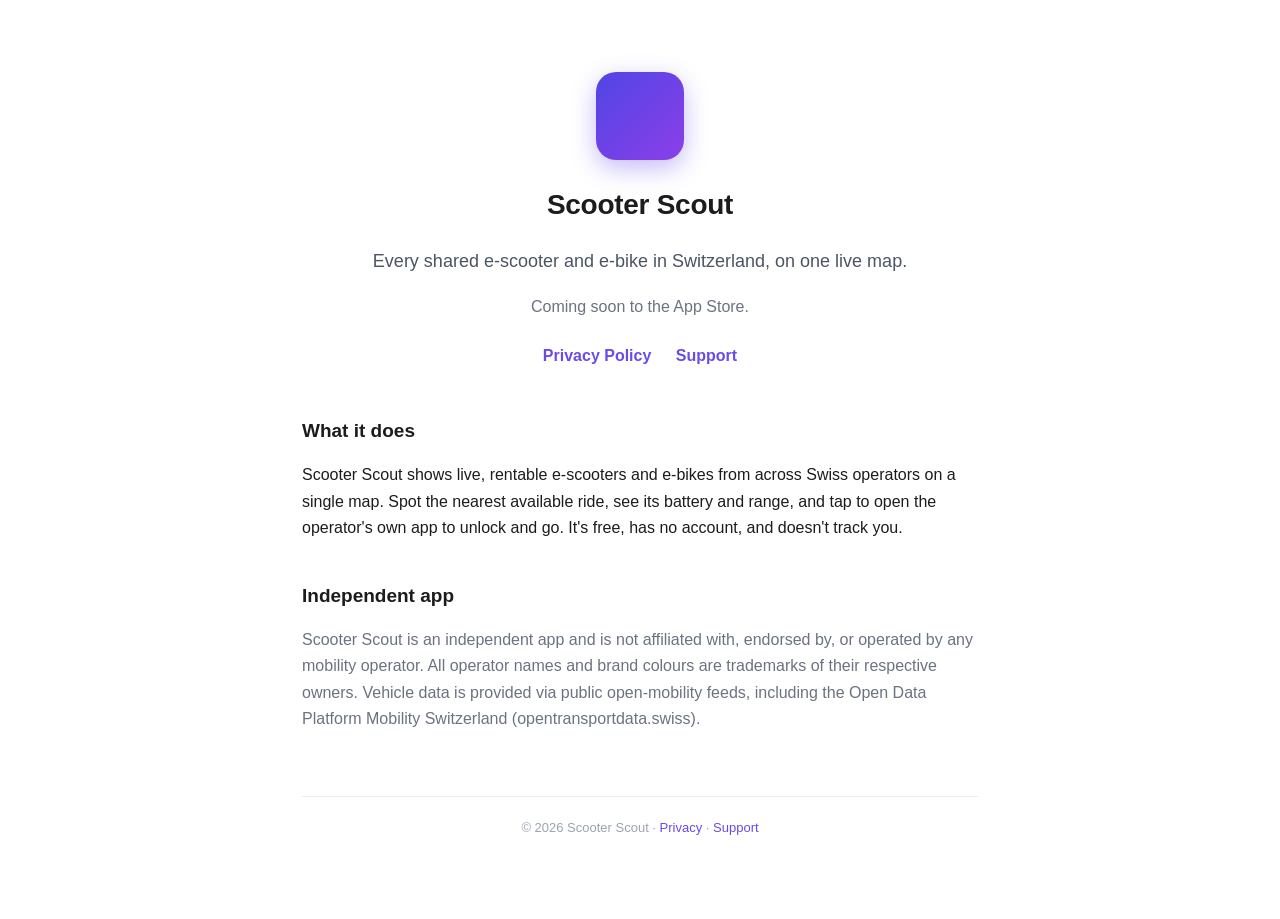
<file: index.html>
<!DOCTYPE html>
<html lang="en">
<head>
  <meta charset="utf-8">
  <meta name="viewport" content="width=device-width, initial-scale=1">
  <title>Scooter Scout</title>
  <link rel="stylesheet" href="style.css">
</head>
<body>
  <div class="wrap">
    <header class="hero">
      <span class="badge" aria-hidden="true"></span>
      <h1>Scooter Scout</h1>
      <p class="lead">Every shared e-scooter and e-bike in Switzerland, on one live map.</p>
      <p class="muted">Coming soon to the App Store.</p>
      <nav class="nav">
        <a href="privacy.html">Privacy Policy</a>
        <a href="support.html">Support</a>
      </nav>
    </header>

    <h2>What it does</h2>
    <p>Scooter Scout shows live, rentable e-scooters and e-bikes from across Swiss
    operators on a single map. Spot the nearest available ride, see its battery and
    range, and tap to open the operator's own app to unlock and go. It's free, has no
    account, and doesn't track you.</p>

    <h2>Independent app</h2>
    <p class="muted">Scooter Scout is an independent app and is not affiliated with,
    endorsed by, or operated by any mobility operator. All operator names and brand
    colours are trademarks of their respective owners. Vehicle data is provided via
    public open-mobility feeds, including the Open Data Platform Mobility Switzerland
    (opentransportdata.swiss).</p>

    <footer>© 2026 Scooter Scout · <a href="privacy.html">Privacy</a> · <a href="support.html">Support</a></footer>
  </div>
</body>
</html>
</file>
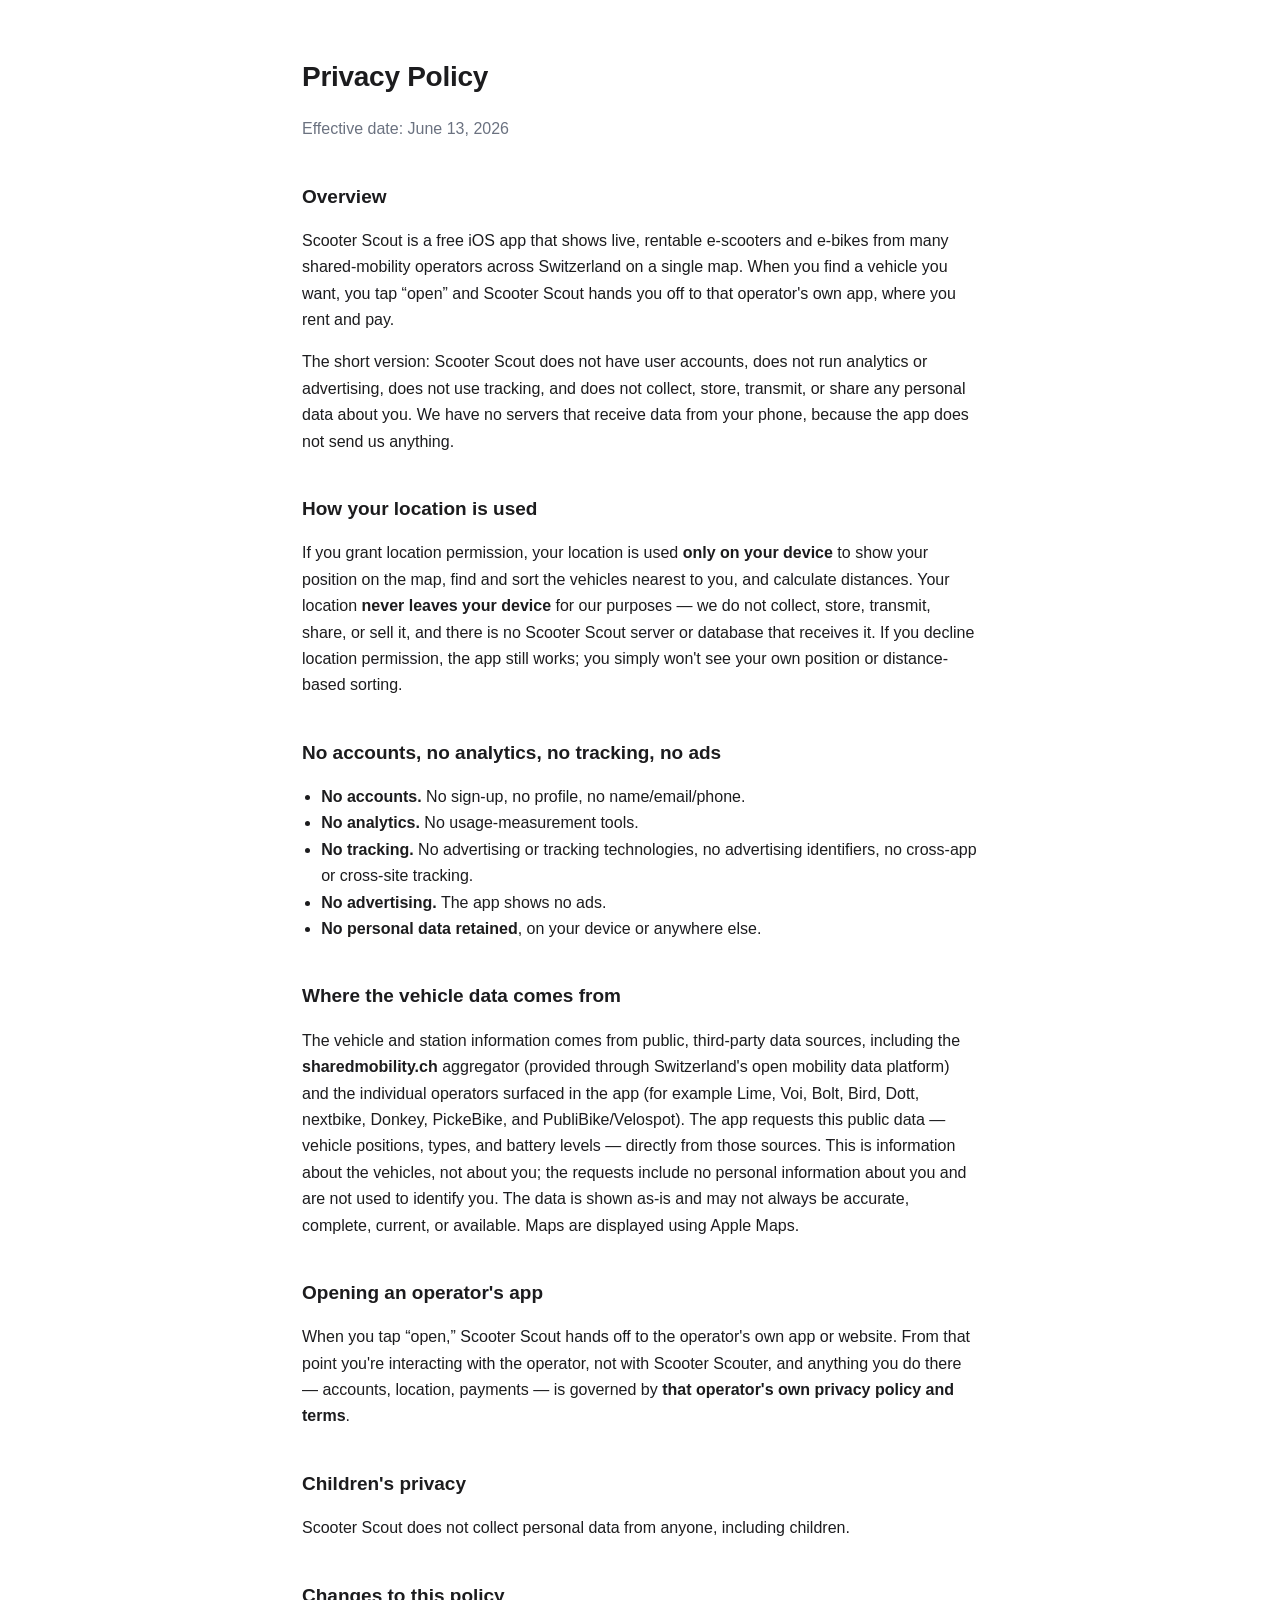
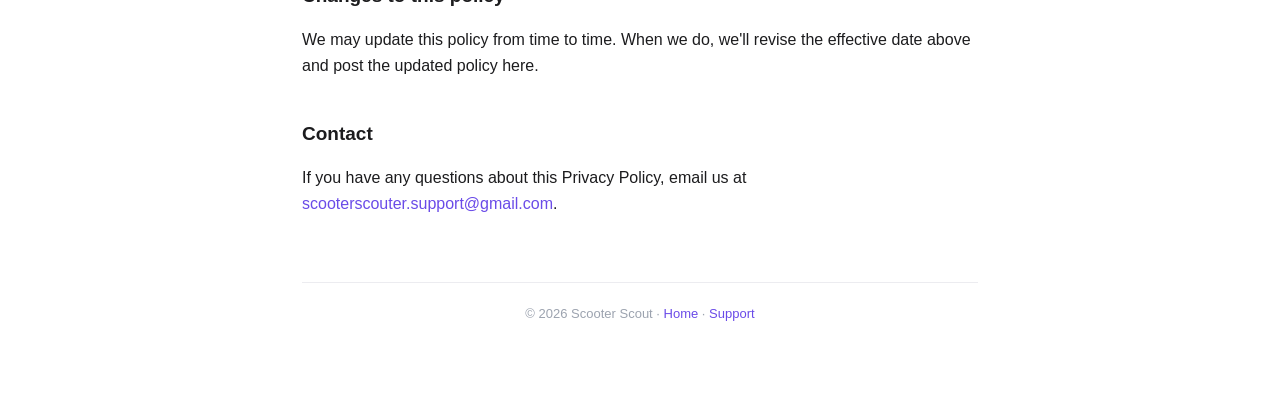
<file: privacy.html>
<!DOCTYPE html>
<html lang="en">
<head>
  <meta charset="utf-8">
  <meta name="viewport" content="width=device-width, initial-scale=1">
  <title>Privacy Policy · Scooter Scout</title>
  <link rel="stylesheet" href="style.css">
</head>
<body>
  <div class="wrap">
    <h1>Privacy Policy</h1>
    <p class="muted">Effective date: June 13, 2026</p>

    <h2>Overview</h2>
    <p>Scooter Scout is a free iOS app that shows live, rentable e-scooters and
    e-bikes from many shared-mobility operators across Switzerland on a single map.
    When you find a vehicle you want, you tap “open” and Scooter Scout hands you off
    to that operator's own app, where you rent and pay.</p>
    <p>The short version: Scooter Scout does not have user accounts, does not run
    analytics or advertising, does not use tracking, and does not collect, store,
    transmit, or share any personal data about you. We have no servers that receive
    data from your phone, because the app does not send us anything.</p>

    <h2>How your location is used</h2>
    <p>If you grant location permission, your location is used <strong>only on your
    device</strong> to show your position on the map, find and sort the vehicles
    nearest to you, and calculate distances. Your location <strong>never leaves your
    device</strong> for our purposes — we do not collect, store, transmit, share, or
    sell it, and there is no Scooter Scout server or database that receives it. If
    you decline location permission, the app still works; you simply won't see your own
    position or distance-based sorting.</p>

    <h2>No accounts, no analytics, no tracking, no ads</h2>
    <ul>
      <li><strong>No accounts.</strong> No sign-up, no profile, no name/email/phone.</li>
      <li><strong>No analytics.</strong> No usage-measurement tools.</li>
      <li><strong>No tracking.</strong> No advertising or tracking technologies, no
      advertising identifiers, no cross-app or cross-site tracking.</li>
      <li><strong>No advertising.</strong> The app shows no ads.</li>
      <li><strong>No personal data retained</strong>, on your device or anywhere else.</li>
    </ul>

    <h2>Where the vehicle data comes from</h2>
    <p>The vehicle and station information comes from public, third-party data sources,
    including the <strong>sharedmobility.ch</strong> aggregator (provided through
    Switzerland's open mobility data platform) and the individual operators surfaced in
    the app (for example Lime, Voi, Bolt, Bird, Dott, nextbike, Donkey, PickeBike, and
    PubliBike/Velospot). The app requests this public data — vehicle positions, types,
    and battery levels — directly from those sources. This is information about the
    vehicles, not about you; the requests include no personal information about you and
    are not used to identify you. The data is shown as-is and may not always be
    accurate, complete, current, or available. Maps are displayed using Apple Maps.</p>

    <h2>Opening an operator's app</h2>
    <p>When you tap “open,” Scooter Scout hands off to the operator's own app or
    website. From that point you're interacting with the operator, not with Scooter
    Scouter, and anything you do there — accounts, location, payments — is governed by
    <strong>that operator's own privacy policy and terms</strong>.</p>

    <h2>Children's privacy</h2>
    <p>Scooter Scout does not collect personal data from anyone, including children.</p>

    <h2>Changes to this policy</h2>
    <p>We may update this policy from time to time. When we do, we'll revise the
    effective date above and post the updated policy here.</p>

    <h2>Contact</h2>
    <p>If you have any questions about this Privacy Policy, email us at
    <a href="mailto:scooterscouter.support@gmail.com">scooterscouter.support@gmail.com</a>.</p>

    <footer>© 2026 Scooter Scout · <a href="index.html">Home</a> · <a href="support.html">Support</a></footer>
  </div>
</body>
</html>
</file>
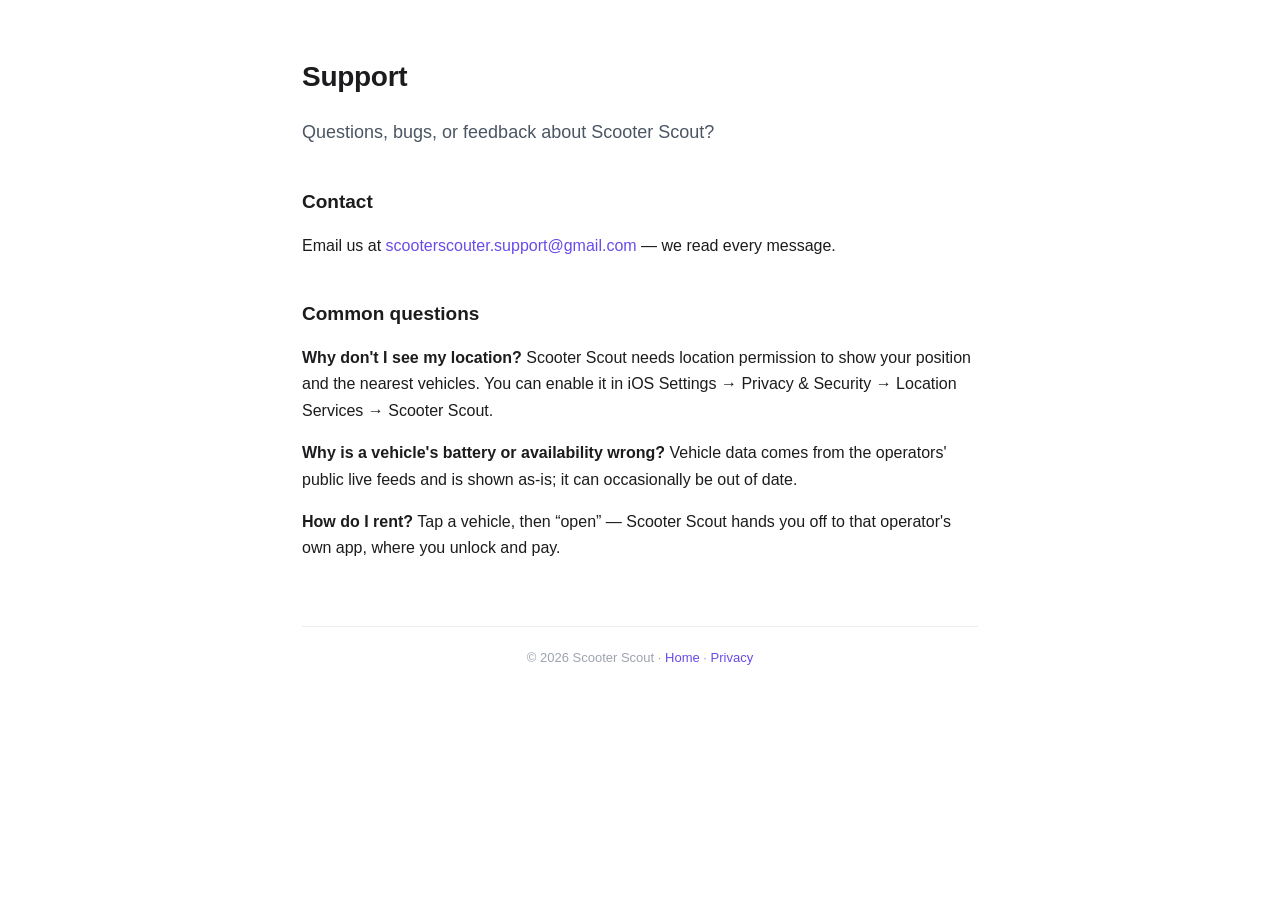
<file: support.html>
<!DOCTYPE html>
<html lang="en">
<head>
  <meta charset="utf-8">
  <meta name="viewport" content="width=device-width, initial-scale=1">
  <title>Support · Scooter Scout</title>
  <link rel="stylesheet" href="style.css">
</head>
<body>
  <div class="wrap">
    <h1>Support</h1>
    <p class="lead">Questions, bugs, or feedback about Scooter Scout?</p>

    <h2>Contact</h2>
    <p>Email us at
    <a href="mailto:scooterscouter.support@gmail.com">scooterscouter.support@gmail.com</a>
    — we read every message.</p>

    <h2>Common questions</h2>
    <p><strong>Why don't I see my location?</strong> Scooter Scout needs location
    permission to show your position and the nearest vehicles. You can enable it in
    iOS Settings → Privacy &amp; Security → Location Services → Scooter Scout.</p>
    <p><strong>Why is a vehicle's battery or availability wrong?</strong> Vehicle data
    comes from the operators' public live feeds and is shown as-is; it can occasionally
    be out of date.</p>
    <p><strong>How do I rent?</strong> Tap a vehicle, then “open” — Scooter Scout
    hands you off to that operator's own app, where you unlock and pay.</p>

    <footer>© 2026 Scooter Scout · <a href="index.html">Home</a> · <a href="privacy.html">Privacy</a></footer>
  </div>
</body>
</html>
</file>
<file: style.css>
:root { --accent: #6a4be8; }
* { box-sizing: border-box; }
body {
  margin: 0;
  font: 16px/1.65 -apple-system, BlinkMacSystemFont, "Segoe UI", Roboto, Helvetica, Arial, sans-serif;
  color: #1c1c1e; background: #ffffff;
}
.wrap { max-width: 720px; margin: 0 auto; padding: 40px 22px 80px; }
.hero { text-align: center; padding: 32px 0 8px; }
.badge {
  width: 88px; height: 88px; border-radius: 20px;
  background: linear-gradient(135deg, #5145E5, #8B3FE8);
  display: inline-block; box-shadow: 0 8px 24px rgba(90, 60, 230, .35);
}
h1 { font-size: 28px; margin: .5em 0 .2em; letter-spacing: -.01em; }
h2 { font-size: 19px; margin: 2em 0 .4em; }
.lead { font-size: 18px; color: #4b5563; }
a { color: var(--accent); text-decoration: none; }
a:hover { text-decoration: underline; }
.muted { color: #6b7280; }
.nav { margin-top: 22px; }
.nav a { margin: 0 10px; font-weight: 600; }
ul { padding-left: 1.2em; }
footer { margin-top: 64px; padding-top: 20px; border-top: 1px solid #ececf0;
  font-size: 13px; color: #9ca3af; text-align: center; }
@media (prefers-color-scheme: dark) {
  body { background: #0c0c0f; color: #e6e6ea; }
  .lead { color: #b6b9c2; } .muted { color: #9aa0aa; }
  footer { border-top-color: #232329; }
}
</file>
